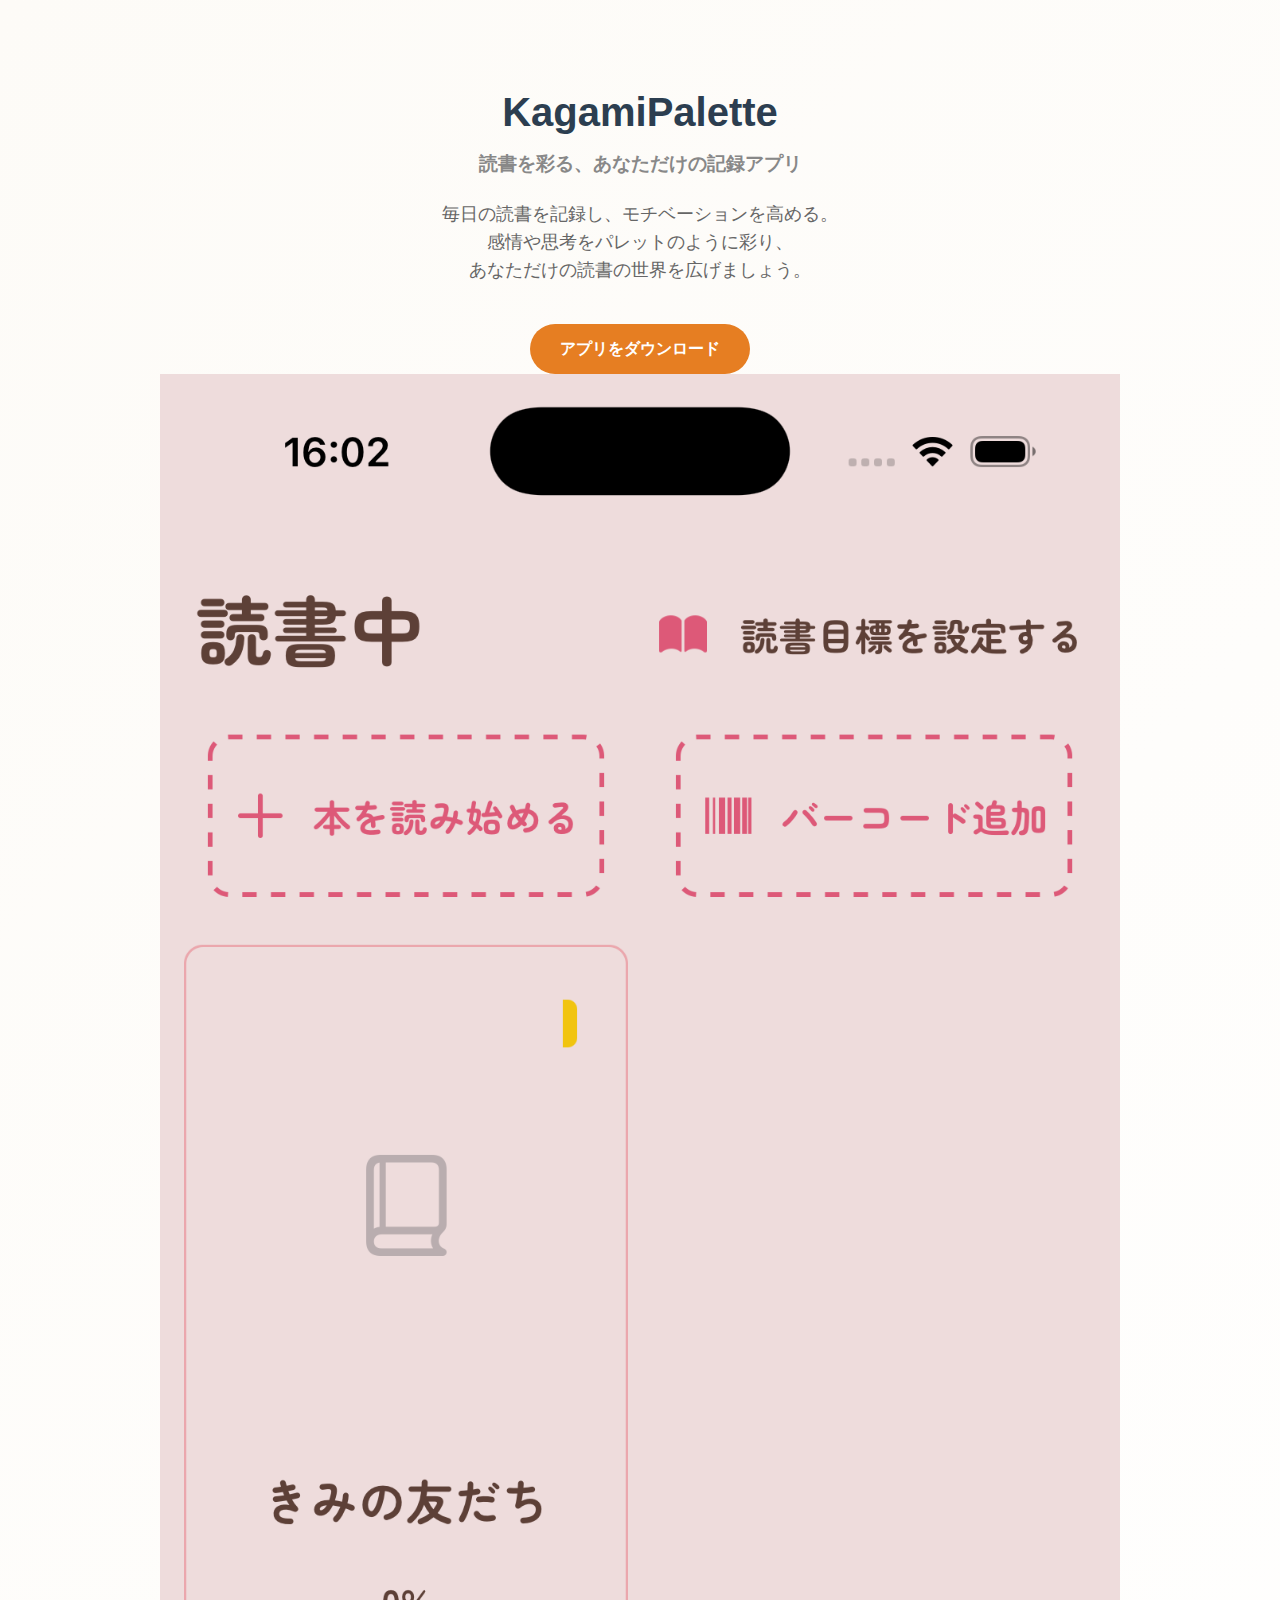
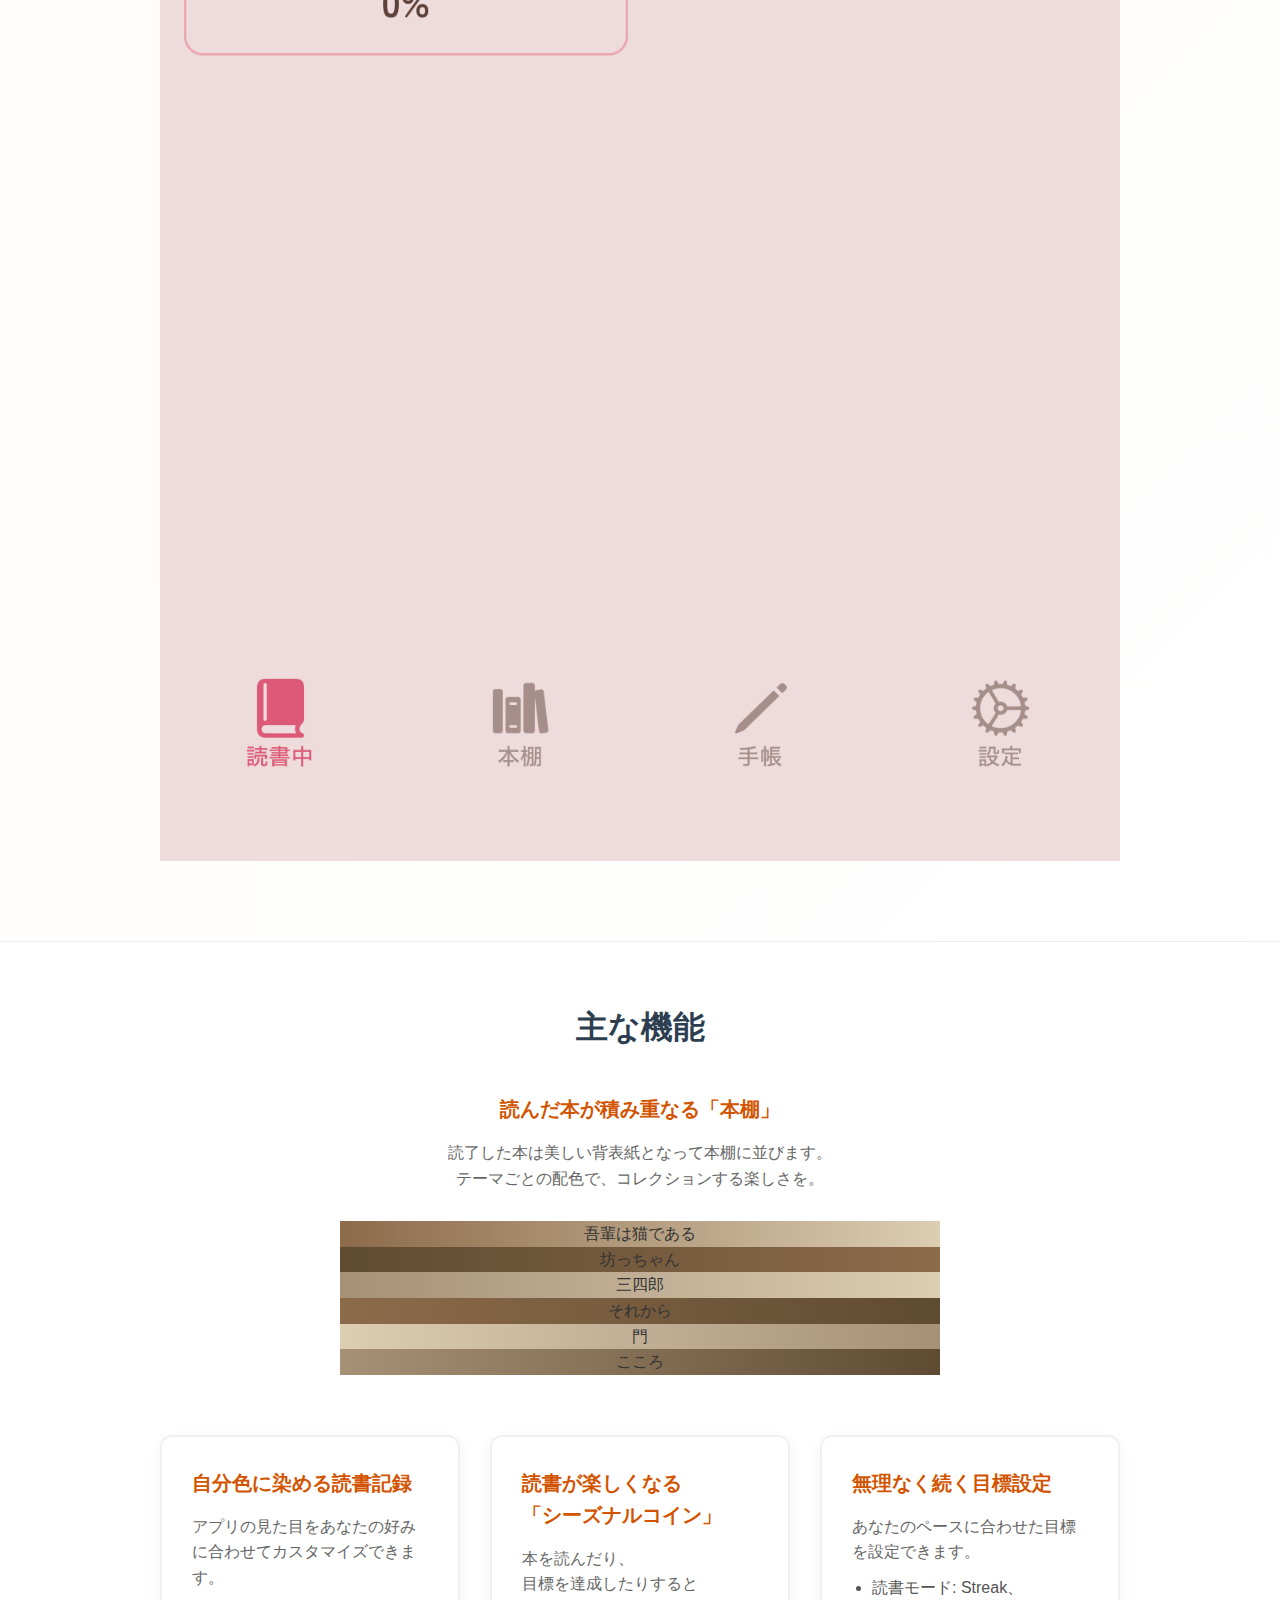
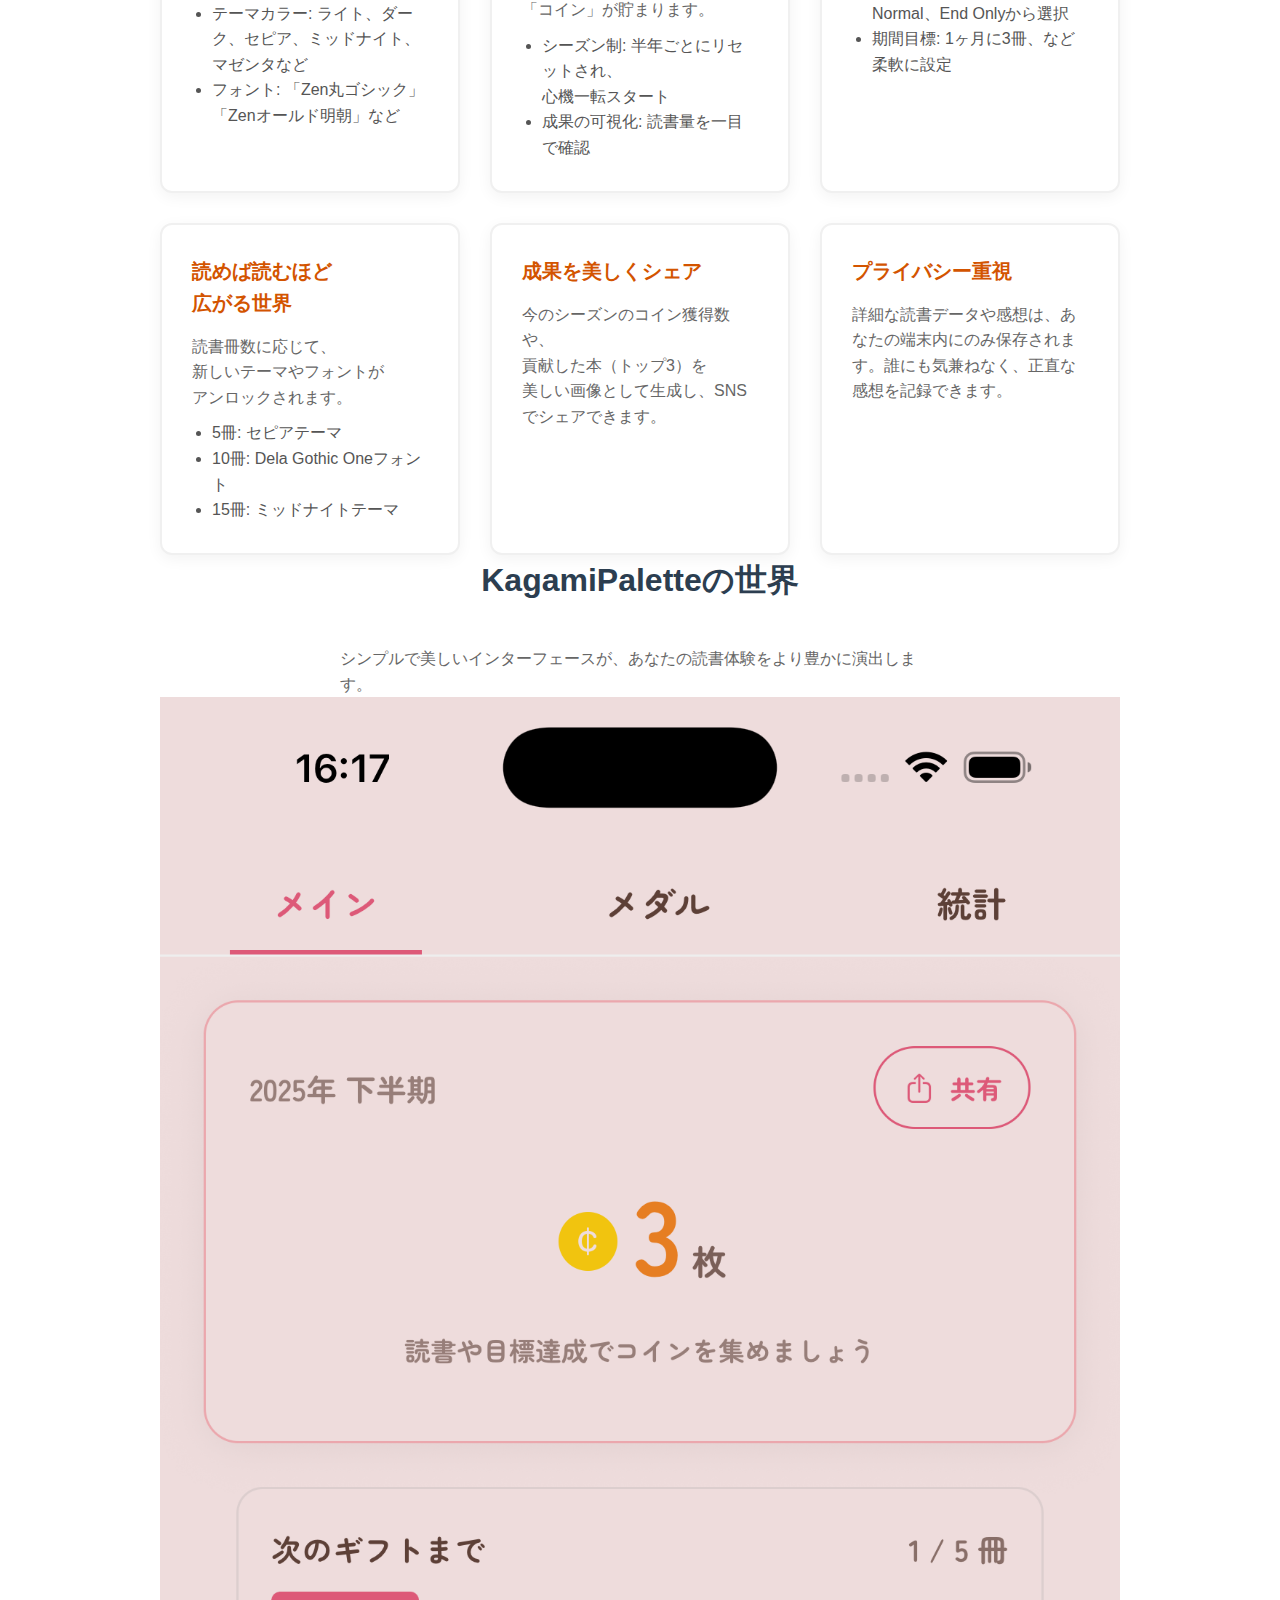
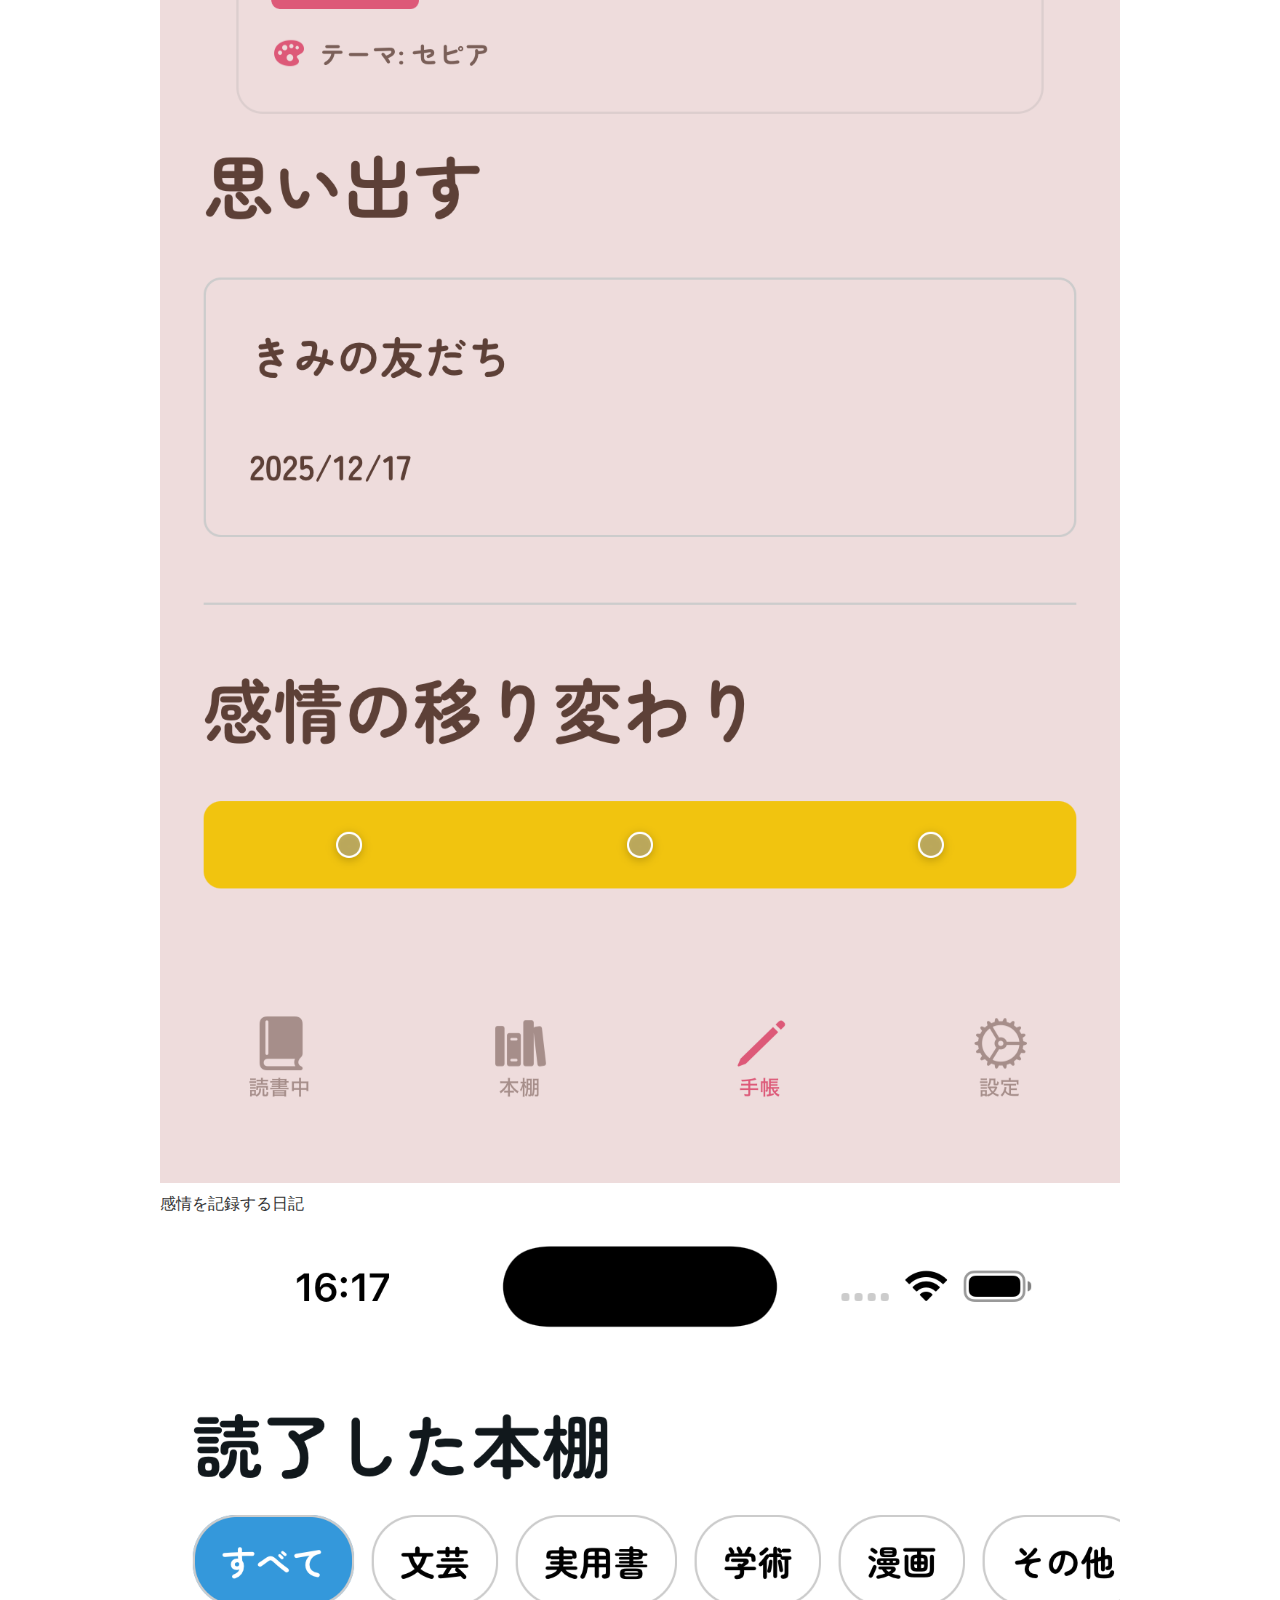
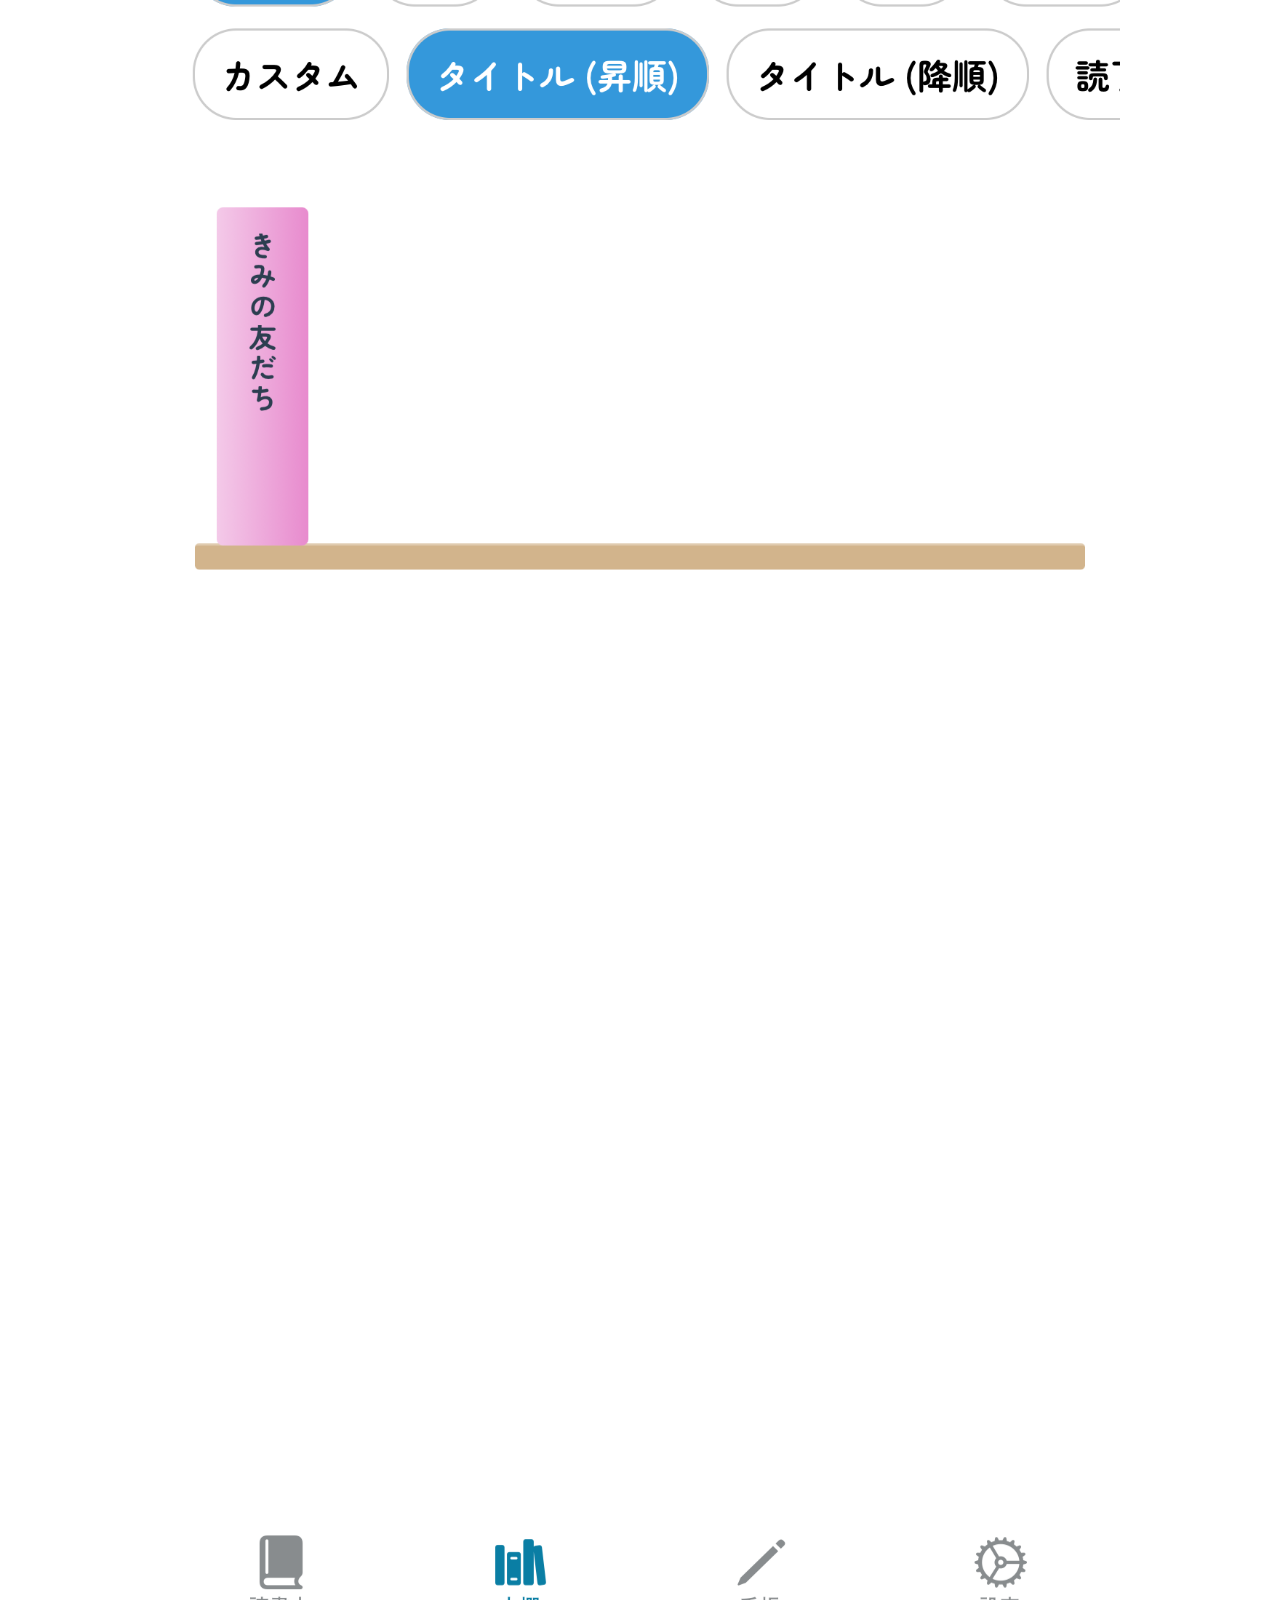
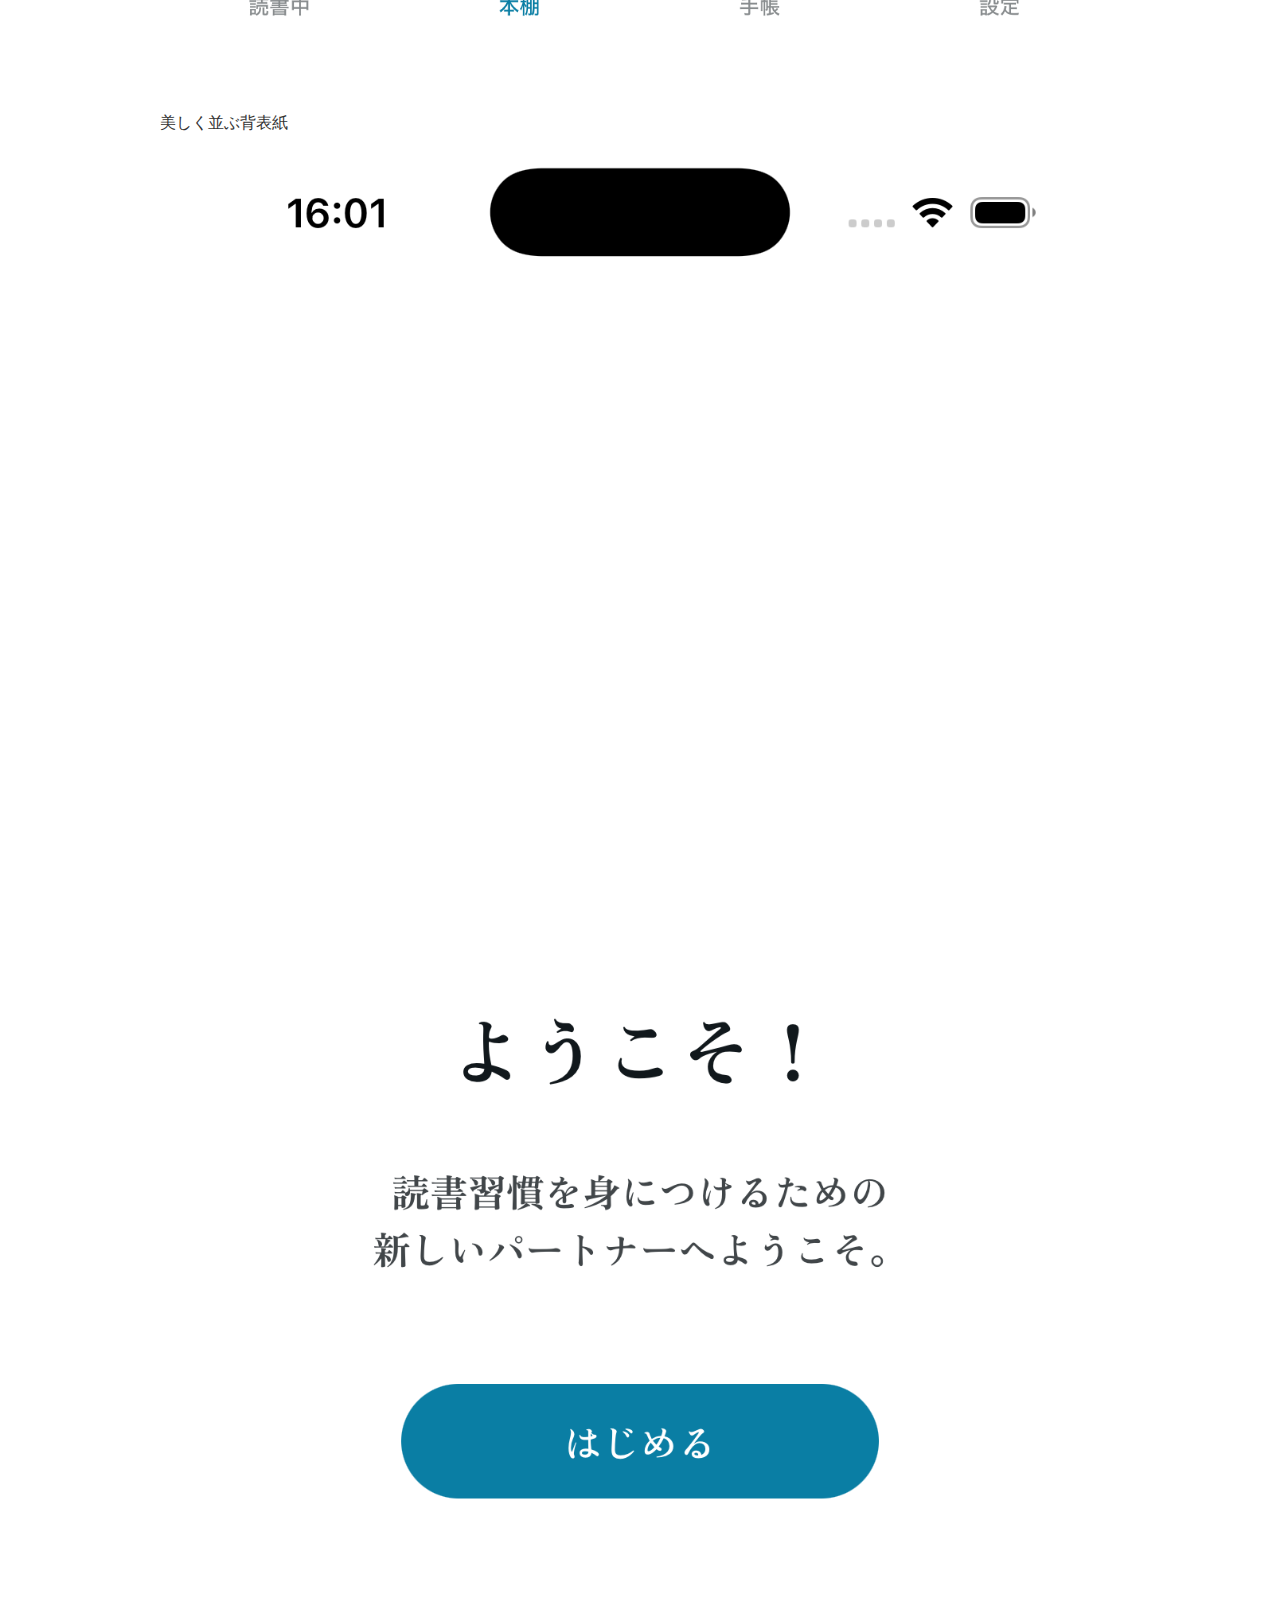
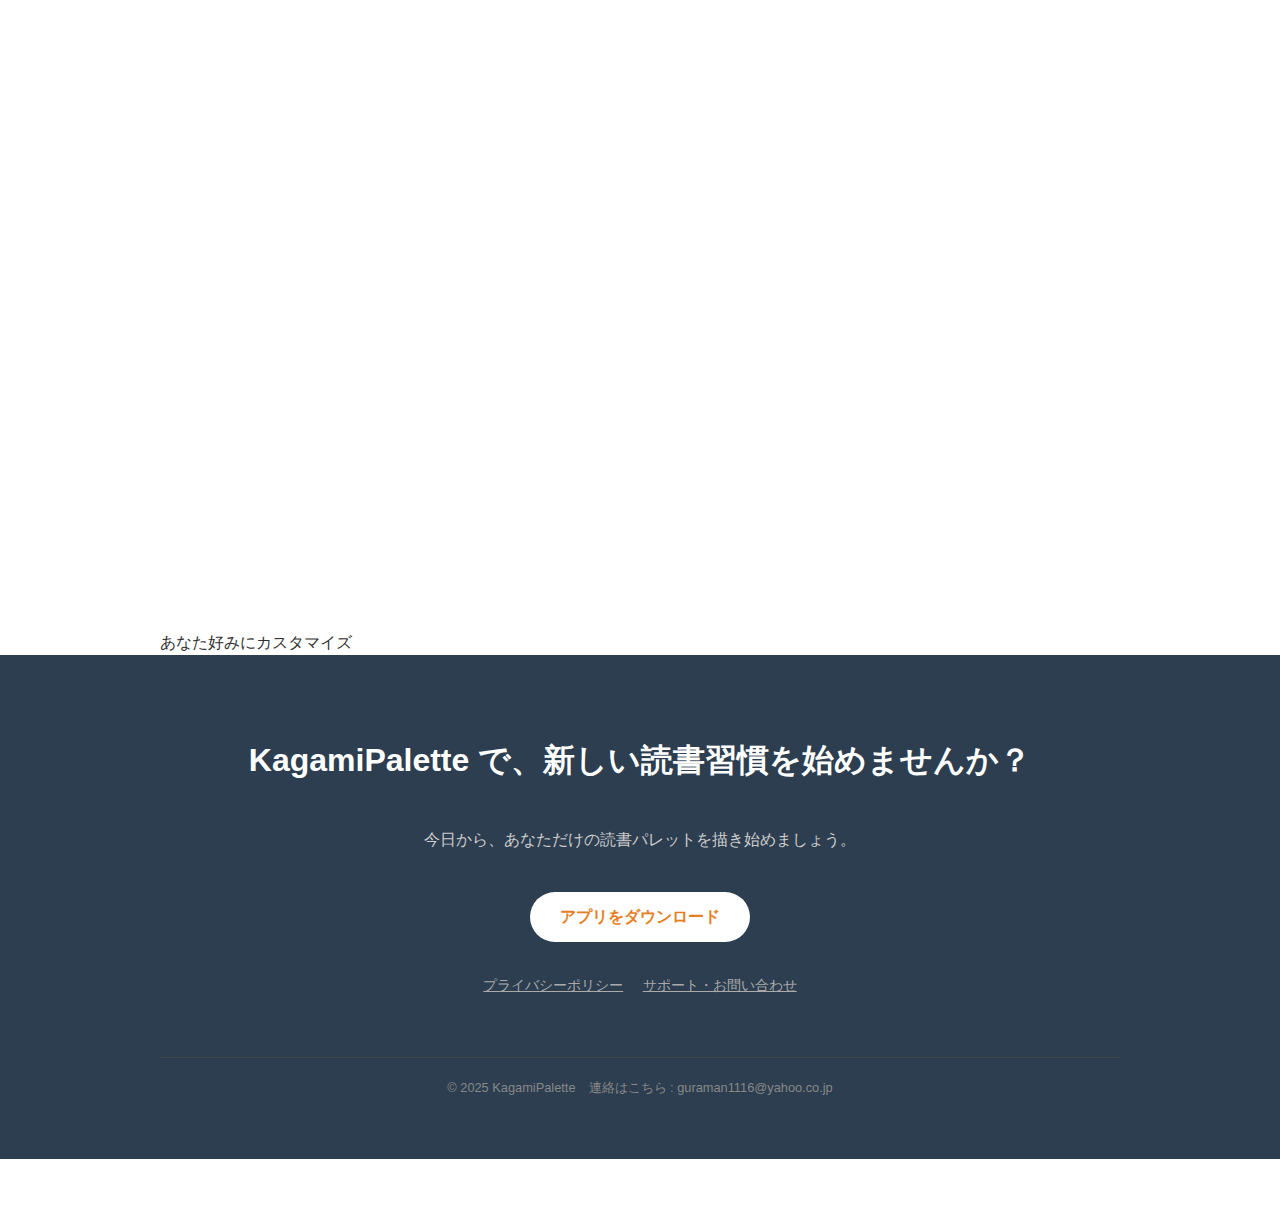
<file: index.html>
<!DOCTYPE html>
<html lang="ja">

<head>
    <meta charset="UTF-8">
    <meta name="viewport" content="width=device-width, initial-scale=1.0">
    <title>KagamiPalette - 読書を彩る、あなただけの記録アプリ</title>
    <meta name="description" content="KagamiPaletteは、毎日の読書を記録し、モチベーションを高めるためのシンプルで美しい読書管理アプリです。読書体験を自分色に彩りましょう。">
    <meta name="keywords" content="読書記録, 読書管理, アプリ, KagamiPalette, 読書習慣">
    <meta property="og:title" content="KagamiPalette - 読書を彩る、あなただけの記録アプリ">
    <meta property="og:description" content="毎日の読書を記録し、モチベーションを高めるためのシンプルで美しい読書管理アプリ。">
    <meta property="og:type" content="website">
    <meta property="og:url" content="https://guraman.github.io/">
    <meta property="og:image" content="https://guraman.github.io/assets/ogp.png">
    <link rel="stylesheet" href="style.css?v=1.0.1">
    <link rel="stylesheet" href="https://cdnjs.cloudflare.com/ajax/libs/font-awesome/6.4.0/css/all.min.css">
    <link rel="preconnect" href="https://fonts.googleapis.com">
    <link rel="preconnect" href="https://fonts.gstatic.com" crossorigin>
    <link
        href="https://fonts.googleapis.com/css2?family=Zen+Maru+Gothic:wght@400;700&family=Zen+Old+Mincho:wght@400;700&display=swap"
        rel="stylesheet">
    <link rel="icon" href="icon.png" type="image/png">
    <link rel="apple-touch-icon" href="icon.png">
</head>

<body>

    <header class="hero">
        <div class="container">
            <div class="hero-text">
                <h1>KagamiPalette</h1>
                <p class="tagline">読書を彩る、あなただけの記録アプリ</p>
                <p class="description">
                    毎日の読書を記録し、モチベーションを高める。<br>
                    感情や思考をパレットのように彩り、<br>
                    あなただけの読書の世界を広げましょう。
                </p>
                <a href="download.html" class="btn-download">アプリをダウンロード</a>
            </div>

            <div class="hero-visual">
                <div class="phone-mockup">
                    <img src="screenshots/index-magenta.png" alt="KagamiPalette App Screen" class="phone-screen-img"
                        style="width: 100%; height: auto; display: block;">
                </div>
            </div>
        </div>
    </header>

    <section class="features">
        <div class="container">
            <h2>主な機能</h2>

            <!-- Bookshelf Preview Section -->
            <div style="margin-bottom: 60px; text-align: center;">
                <h3>読んだ本が積み重なる「本棚」</h3>
                <p style="margin-bottom: 30px; color: #666;">読了した本は美しい背表紙となって本棚に並びます。<br>テーマごとの配色で、コレクションする楽しさを。</p>

                <div class="bookshelf-row"
                    style="max-width: 600px; margin: 0 auto 40px; justify-content: center; background: #fffcf5;">
                    <!-- Mock Books -->
                    <div class="book-spine" style="background: linear-gradient(to right, #8c6b4a, #dccdb3);">吾輩は猫である
                    </div>
                    <div class="book-spine" style="background: linear-gradient(to right, #5f4b32, #8c6b4a);">坊っちゃん</div>
                    <div class="book-spine" style="background: linear-gradient(to right, #a69076, #dccdb3);">三四郎</div>
                    <div class="book-spine" style="background: linear-gradient(to right, #8c6b4a, #5f4b32);">それから</div>
                    <div class="book-spine" style="background: linear-gradient(to right, #dccdb3, #a69076);">門</div>
                    <div class="book-spine" style="background: linear-gradient(to right, #a69076, #5f4b32);">こころ</div>
                </div>
            </div>

            <div class="feature-grid">
                <div class="feature-card">
                    <h3>自分色に染める読書記録</h3>
                    <p>アプリの見た目をあなたの好みに合わせてカスタマイズできます。</p>
                    <ul>
                        <li>テーマカラー: ライト、ダーク、セピア、ミッドナイト、マゼンタなど</li>
                        <li>フォント: 「Zen丸ゴシック」「Zenオールド明朝」など</li>
                    </ul>
                </div>

                <div class="feature-card">
                    <h3>読書が楽しくなる<br>「シーズナルコイン」</h3>
                    <p>本を読んだり、<br>目標を達成したりすると<br>「コイン」が貯まります。</p>
                    <ul>
                        <li>シーズン制: 半年ごとにリセットされ、<br>心機一転スタート</li>
                        <li>成果の可視化: 読書量を一目で確認</li>
                    </ul>
                </div>

                <div class="feature-card">
                    <h3>無理なく続く目標設定</h3>
                    <p>あなたのペースに合わせた目標を設定できます。</p>
                    <ul>
                        <li>読書モード: Streak、Normal、End Onlyから選択</li>
                        <li>期間目標: 1ヶ月に3冊、など柔軟に設定</li>
                    </ul>
                </div>

                <div class="feature-card">
                    <h3>読めば読むほど<br>広がる世界</h3>
                    <p>読書冊数に応じて、<br>新しいテーマやフォントが<br>アンロックされます。</p>
                    <ul>
                        <li>5冊: セピアテーマ</li>
                        <li>10冊: Dela Gothic Oneフォント</li>
                        <li>15冊: ミッドナイトテーマ</li>
                    </ul>
                </div>

                <div class="feature-card">
                    <h3>成果を美しくシェア</h3>
                    <p>今のシーズンのコイン獲得数や、<br>貢献した本（トップ3）を<br>美しい画像として生成し、SNSでシェアできます。</p>
                </div>

                <div class="feature-card">
                    <h3>プライバシー重視</h3>
                    <p>詳細な読書データや感想は、あなたの端末内にのみ保存されます。誰にも気兼ねなく、正直な感想を記録できます。</p>
                </div>
            </div>
        </div>
        </main>

        <main class="gallery-section">
            <div class="container">
                <h2>KagamiPaletteの世界</h2>
                <p style="color: #666; max-width: 600px; margin: 0 auto;">
                    シンプルで美しいインターフェースが、あなたの読書体験をより豊かに演出します。
                </p>

                <div class="gallery-grid">
                    <div class="gallery-item">
                        <img src="screenshots/diary-magenta.png" alt="読書日記" style="max-width: 100%; height: auto;">
                        <div class="gallery-caption">感情を記録する日記</div>
                    </div>
                    <div class="gallery-item">
                        <img src="screenshots/bookspine.png" alt="本棚" style="max-width: 100%; height: auto;">
                        <div class="gallery-caption">美しく並ぶ背表紙</div>
                    </div>
                    <div class="gallery-item">
                        <img src="screenshots/tutorial.png" alt="チュートリアル" style="max-width: 100%; height: auto;">
                        <div class="gallery-caption">あなた好みにカスタマイズ</div>
                    </div>
                </div>
            </div>
        </main>
        <footer class="cta">
            <div class="container">
                <h2>KagamiPalette で、新しい読書習慣を始めませんか？</h2>
                <p>今日から、あなただけの読書パレットを描き始めましょう。</p>
                <a href="download.html" class="btn-download secondary">アプリをダウンロード</a>
                <div style="margin-top: 30px;">
                    <a href="privacy-policy.html"
                        style="color: #aaa; font-size: 0.9rem; text-decoration: underline; margin-right: 15px;">プライバシーポリシー</a>
                    <a href="support.html"
                        style="color: #aaa; font-size: 0.9rem; text-decoration: underline;">サポート・お問い合わせ</a>
                </div>
                <p class="copyright">&copy; 2025 KagamiPalette　連絡はこちら : guraman1116@yahoo.co.jp</p>
            </div>
        </footer>



</body>

</html>
</file>
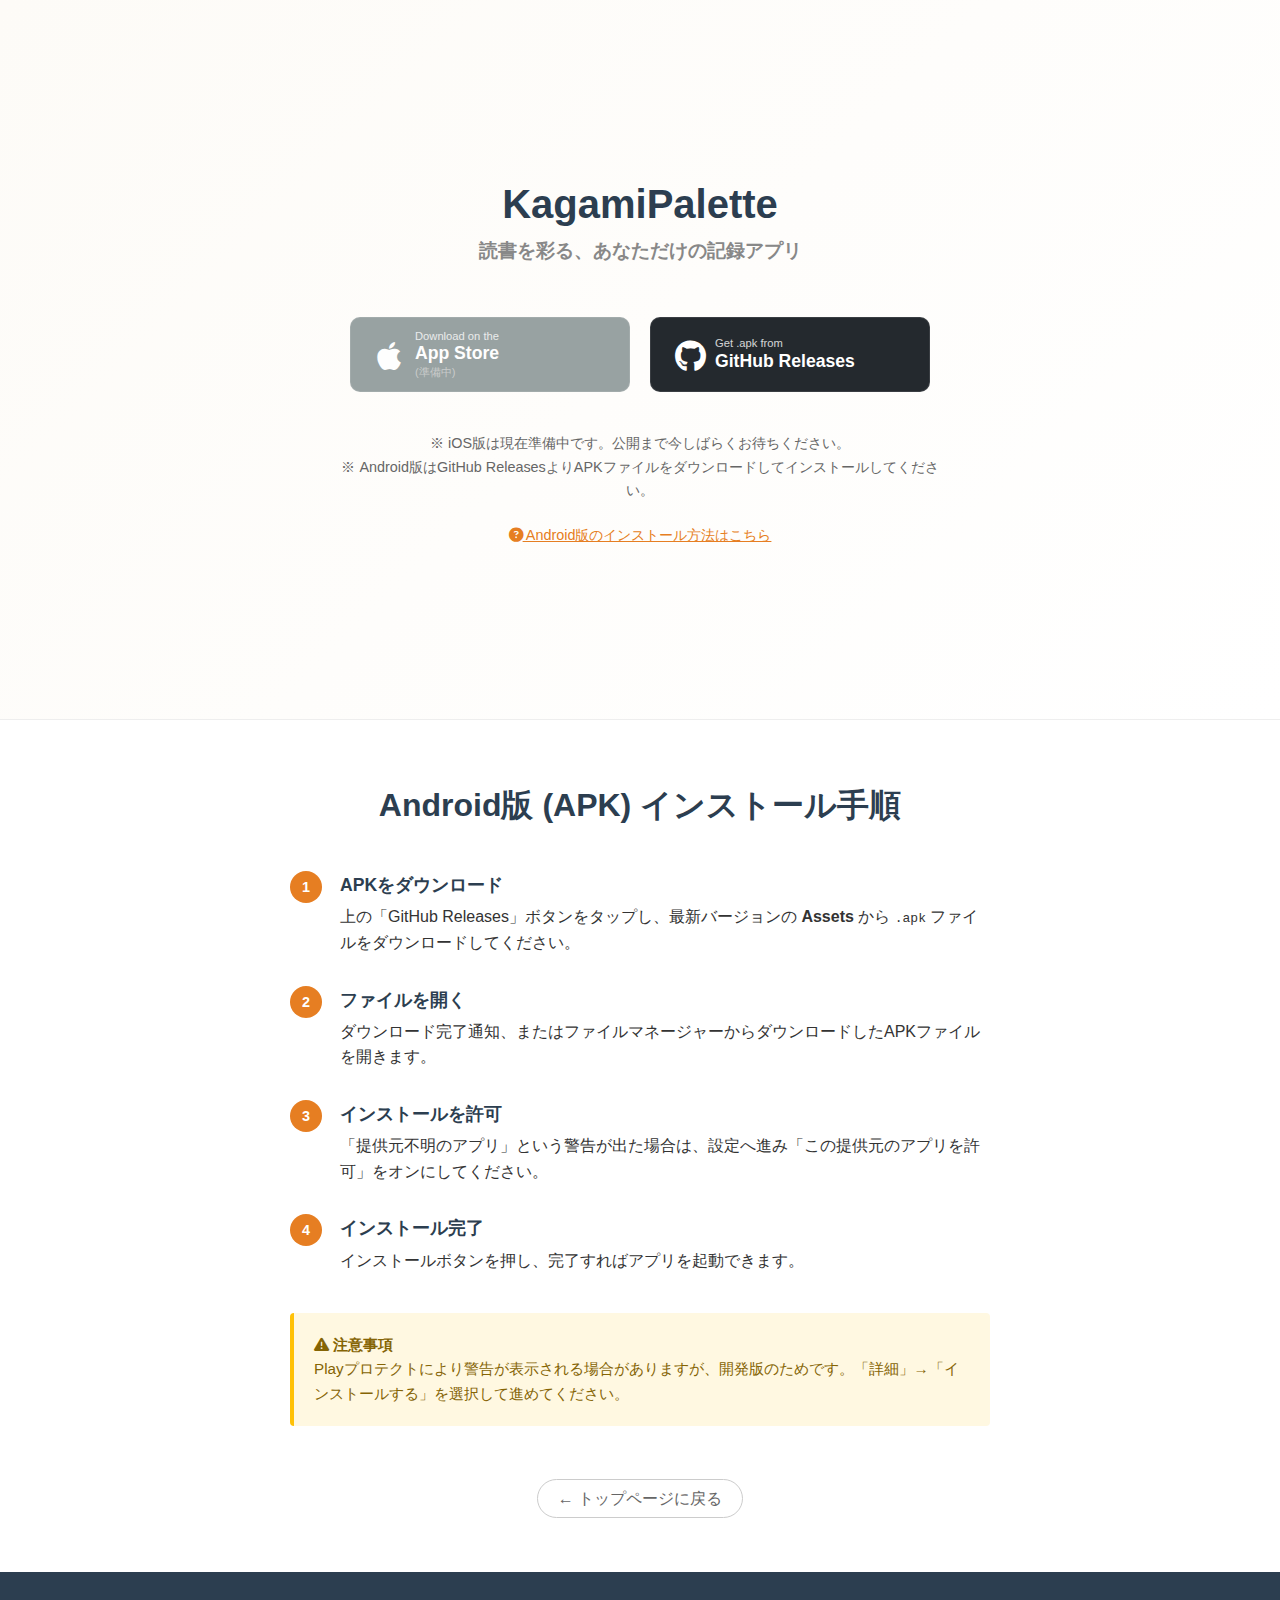
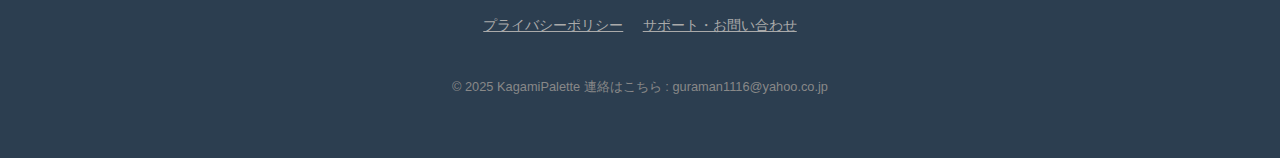
<file: download.html>
<!DOCTYPE html>
<html lang="ja">

<head>
    <meta charset="UTF-8">
    <meta name="viewport" content="width=device-width, initial-scale=1.0">
    <title>ダウンロード - KagamiPalette</title>
    <link rel="stylesheet" href="style.css?v=1.0.1">
    <link rel="stylesheet" href="https://cdnjs.cloudflare.com/ajax/libs/font-awesome/6.4.0/css/all.min.css">
    <link rel="icon" href="icon.png" type="image/png">
    <link rel="apple-touch-icon" href="icon.png">
</head>

<body>

    <header class="hero" style="min-height: 80vh; display: flex; align-items: center;">
        <div class="container" style="flex-direction: column;">
            <h1 style="margin-bottom: 10px;">KagamiPalette</h1>
            <p class="tagline">読書を彩る、あなただけの記録アプリ</p>

            <div class="download-options">
                <!-- iOS / App Store -->
                <a href="#" class="btn-store btn-ios disabled" aria-disabled="true">
                    <i class="fab fa-apple fa-3x store-icon" style="font-size: 2em;"></i>
                    <div class="store-text">
                        <span class="store-text-small">Download on the</span>
                        <span class="store-text-large">App Store</span>
                        <span class="store-text-small" style="margin-top: 2px; color: #ccc;">(準備中)</span>
                    </div>
                </a>

                <!-- Android / GitHub -->
                <a href="https://github.com/guraman1116/kgm-palette-mobile/releases" target="_blank"
                    class="btn-store btn-apk">
                    <i class="fab fa-github fa-3x store-icon" style="font-size: 2em;"></i>
                    <div class="store-text">
                        <span class="store-text-small">Get .apk from</span>
                        <span class="store-text-large">GitHub Releases</span>
                    </div>
                </a>
            </div>

            <p class="description" style="margin-top: 40px; font-size: 0.9rem;">
                ※ iOS版は現在準備中です。公開まで今しばらくお待ちください。<br>
                ※ Android版はGitHub ReleasesよりAPKファイルをダウンロードしてインストールしてください。
            </p>

            <div style="margin-top: 20px;">
                <a href="#install-guide" style="color: #e67e22; text-decoration: underline; font-size: 0.9rem;">
                    <i class="fas fa-question-circle"></i> Android版のインストール方法はこちら
                </a>
            </div>
        </div>
    </header>

    <main class="install-guide" id="install-guide">
        <div class="container">
            <h2>Android版 (APK) インストール手順</h2>

            <ol class="step-list">
                <li class="step-item">
                    <span class="step-title">APKをダウンロード</span>
                    <p>上の「GitHub Releases」ボタンをタップし、最新バージョンの <strong>Assets</strong> から <code>.apk</code>
                        ファイルをダウンロードしてください。</p>
                </li>
                <li class="step-item">
                    <span class="step-title">ファイルを開く</span>
                    <p>ダウンロード完了通知、またはファイルマネージャーからダウンロードしたAPKファイルを開きます。</p>
                </li>
                <li class="step-item">
                    <span class="step-title">インストールを許可</span>
                    <p>「提供元不明のアプリ」という警告が出た場合は、設定へ進み「この提供元のアプリを許可」をオンにしてください。</p>
                </li>
                <li class="step-item">
                    <span class="step-title">インストール完了</span>
                    <p>インストールボタンを押し、完了すればアプリを起動できます。</p>
                </li>
            </ol>

            <div class="note-box">
                <strong><i class="fas fa-exclamation-triangle"></i> 注意事項</strong><br>
                Playプロテクトにより警告が表示される場合がありますが、開発版のためです。「詳細」→「インストールする」を選択して進めてください。
            </div>

            <div style="text-align: center; margin-top: 60px;">
                <a href="index.html"
                    style="color: #666; text-decoration: none; border: 1px solid #ccc; padding: 10px 20px; border-radius: 20px; transition: background 0.3s;">
                    &larr; トップページに戻る
                </a>
            </div>
        </div>
    </main>

    <footer class="cta" style="padding: 40px 0;">
        <div class="container">
            <div style="margin-bottom: 20px;">
                <a href="privacy-policy.html"
                    style="color: #aaa; font-size: 0.9rem; text-decoration: underline; margin-right: 15px;">プライバシーポリシー</a>
                <a href="support.html"
                    style="color: #aaa; font-size: 0.9rem; text-decoration: underline;">サポート・お問い合わせ</a>
            </div>
            <p class="copyright" style="margin-top: 0; border: none;">&copy; 2025 KagamiPalette 連絡はこちら :
                guraman1116@yahoo.co.jp</p>
        </div>
    </footer>

    <script>
        document.addEventListener('DOMContentLoaded', function () {
            const repoOwner = 'guraman1116';
            const repoName = 'guraman.github.io';
            const tag = 'KagamiPalette'; // User specified tag
            const apiUrl = `https://api.github.com/repos/${repoOwner}/${repoName}/releases/tags/${tag}`;
            const btnApk = document.querySelector('.btn-apk');
            const storeTextLarge = btnApk.querySelector('.store-text-large');
            const storeTextSmall = btnApk.querySelector('.store-text-small');

            fetch(apiUrl)
                .then(response => {
                    if (!response.ok) throw new Error('Network response was not ok');
                    return response.json();
                })
                .then(data => {
                    const apkAsset = data.assets.find(asset => asset.name.endsWith('.apk'));
                    if (apkAsset) {
                        btnApk.href = apkAsset.browser_download_url;
                        // Update text to show version or file size if available, 
                        // or just keep "GitHub Releases" but maybe append version?
                        // For now, let's keep "GitHub Releases" as the main text 
                        // but maybe update the small text to indicate it's found.
                        storeTextLarge.textContent = `Download APK`;
                        // e.g. "v1.0.0 (25MB)"
                        const sizeMB = (apkAsset.size / (1024 * 1024)).toFixed(1);
                        storeTextSmall.textContent = `${data.name || data.tag_name} (${sizeMB} MB)`;
                    }
                })
                .catch(error => {
                    console.error('Error fetching release:', error);
                    // Fallback is already the releases page, so no action needed.
                });
        });
    </script>
</body>

</html>
</file>
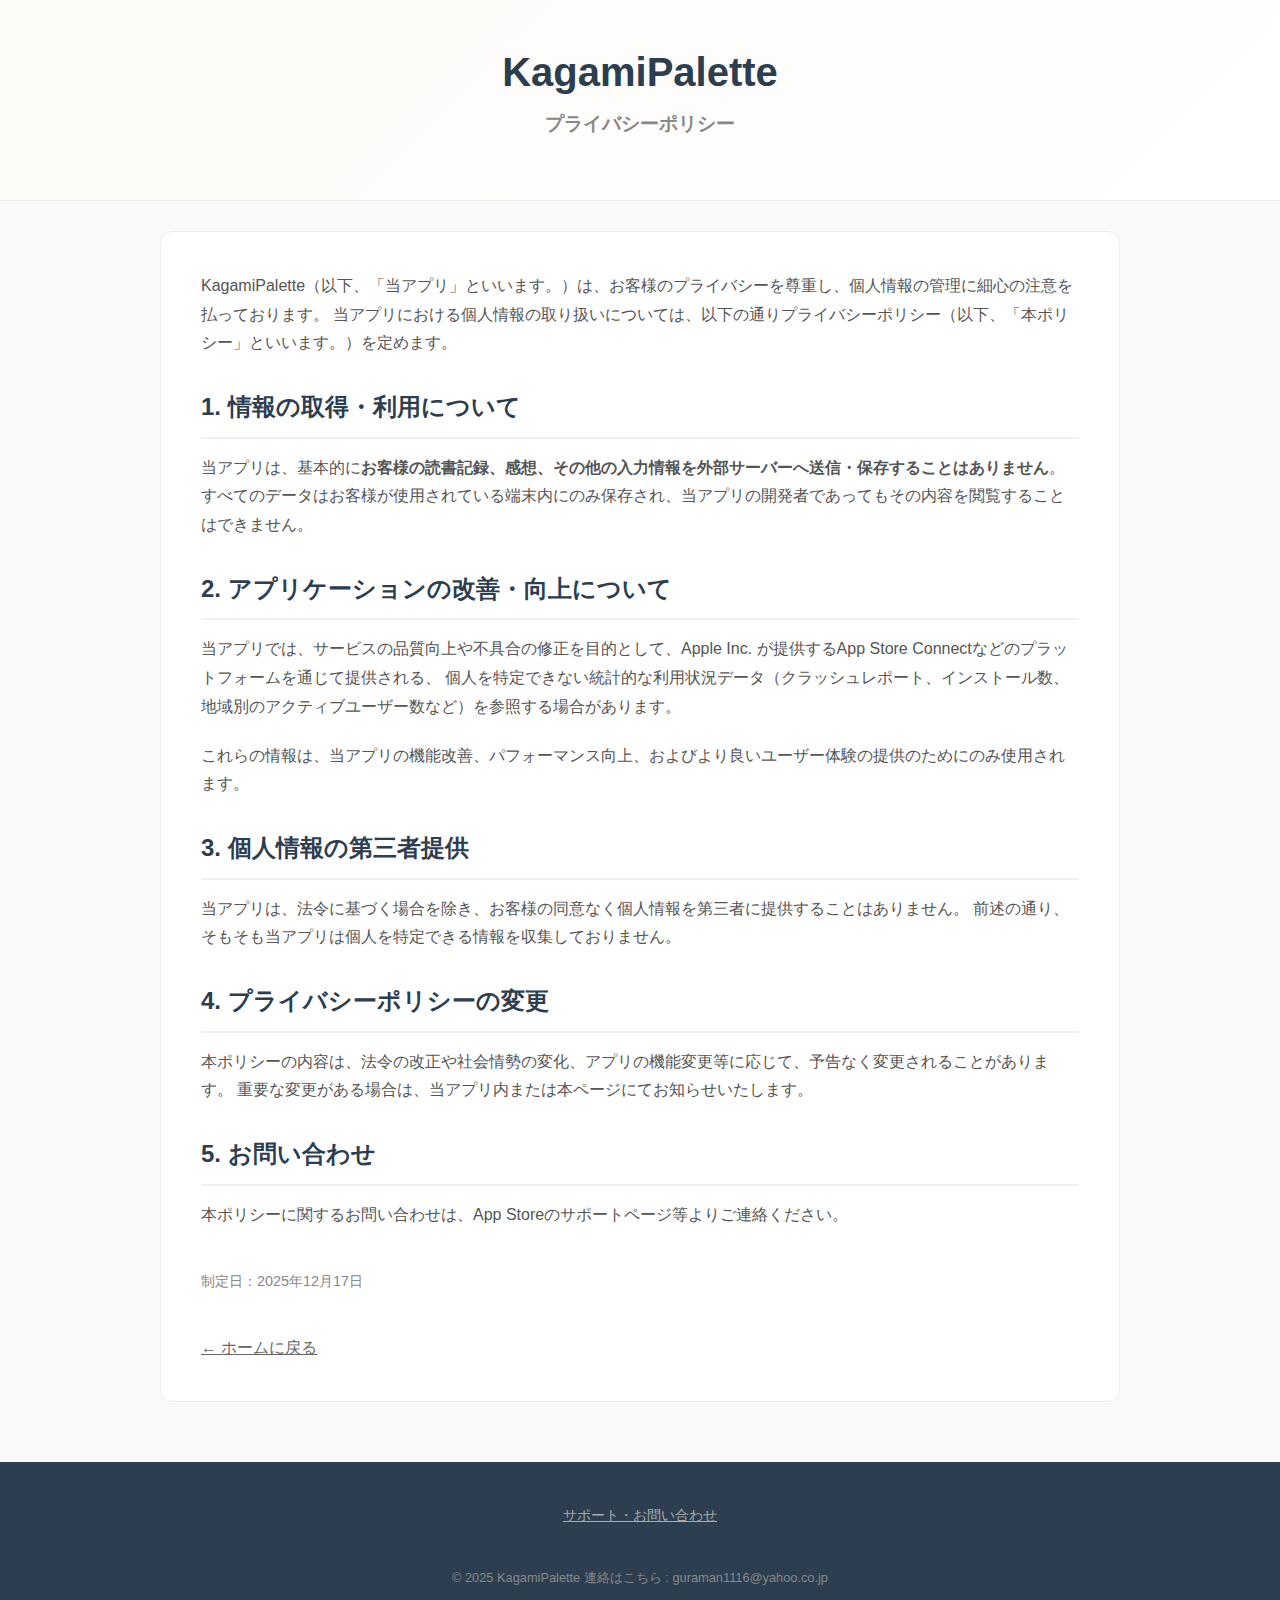
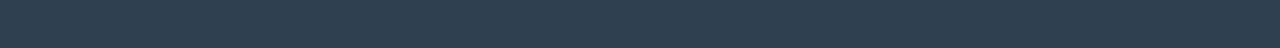
<file: privacy-policy.html>
<!DOCTYPE html>
<html lang="ja">

<head>
    <meta charset="UTF-8">
    <meta name="viewport" content="width=device-width, initial-scale=1.0">
    <title>プライバシーポリシー - KagamiPalette</title>
    <link rel="stylesheet" href="style.css">
    <style>
        /* Specific styles for privacy policy */
        .policy-content {
            background: #fff;
            padding: 40px;
            border-radius: 12px;
            border: 1px solid #eee;
            margin-top: 30px;
            margin-bottom: 60px;
        }

        .policy-content h2 {
            text-align: left;
            font-size: 1.5rem;
            margin-top: 30px;
            margin-bottom: 15px;
            border-bottom: 2px solid #f0f0f0;
            padding-bottom: 10px;
        }

        .policy-content p {
            margin-bottom: 20px;
            line-height: 1.8;
            color: #555;
        }

        .back-link {
            display: inline-block;
            margin-top: 20px;
            color: #666;
            text-decoration: underline;
        }
    </style>
    <link rel="icon" href="icon.png" type="image/png">
    <link rel="apple-touch-icon" href="icon.png">
</head>

<body>

    <header class="hero" style="padding: 40px 0;">
        <div class="container">
            <h1>KagamiPalette</h1>
            <p class="tagline">プライバシーポリシー</p>
        </div>
    </header>

    <main class="container">
        <div class="policy-content">
            <p>
                KagamiPalette（以下、「当アプリ」といいます。）は、お客様のプライバシーを尊重し、個人情報の管理に細心の注意を払っております。
                当アプリにおける個人情報の取り扱いについては、以下の通りプライバシーポリシー（以下、「本ポリシー」といいます。）を定めます。
            </p>

            <h2>1. 情報の取得・利用について</h2>
            <p>
                当アプリは、基本的に<strong>お客様の読書記録、感想、その他の入力情報を外部サーバーへ送信・保存することはありません</strong>。
                すべてのデータはお客様が使用されている端末内にのみ保存され、当アプリの開発者であってもその内容を閲覧することはできません。
            </p>

            <h2>2. アプリケーションの改善・向上について</h2>
            <p>
                当アプリでは、サービスの品質向上や不具合の修正を目的として、Apple Inc. が提供するApp Store Connectなどのプラットフォームを通じて提供される、
                個人を特定できない統計的な利用状況データ（クラッシュレポート、インストール数、地域別のアクティブユーザー数など）を参照する場合があります。
            </p>
            <p>
                これらの情報は、当アプリの機能改善、パフォーマンス向上、およびより良いユーザー体験の提供のためにのみ使用されます。
            </p>

            <h2>3. 個人情報の第三者提供</h2>
            <p>
                当アプリは、法令に基づく場合を除き、お客様の同意なく個人情報を第三者に提供することはありません。
                前述の通り、そもそも当アプリは個人を特定できる情報を収集しておりません。
            </p>

            <h2>4. プライバシーポリシーの変更</h2>
            <p>
                本ポリシーの内容は、法令の改正や社会情勢の変化、アプリの機能変更等に応じて、予告なく変更されることがあります。
                重要な変更がある場合は、当アプリ内または本ページにてお知らせいたします。
            </p>

            <h2>5. お問い合わせ</h2>
            <p>
                本ポリシーに関するお問い合わせは、App Storeのサポートページ等よりご連絡ください。
            </p>

            <p style="margin-top: 40px; font-size: 0.9rem; color: #888;">
                制定日：2025年12月17日
            </p>

            <a href="index.html" class="back-link">← ホームに戻る</a>
        </div>
    </main>

    <footer class="cta" style="padding: 40px 0;">
        <div class="container">
            <div style="margin-bottom: 20px; text-align: center;">
                <a href="support.html"
                    style="color: #aaa; font-size: 0.9rem; text-decoration: underline;">サポート・お問い合わせ</a>
            </div>
            <p class="copyright" style="border-top: none; margin-top: 0;">&copy; 2025 KagamiPalette 連絡はこちら :
                guraman1116@yahoo.co.jp</p>
        </div>
    </footer>

</body>

</html>
</file>
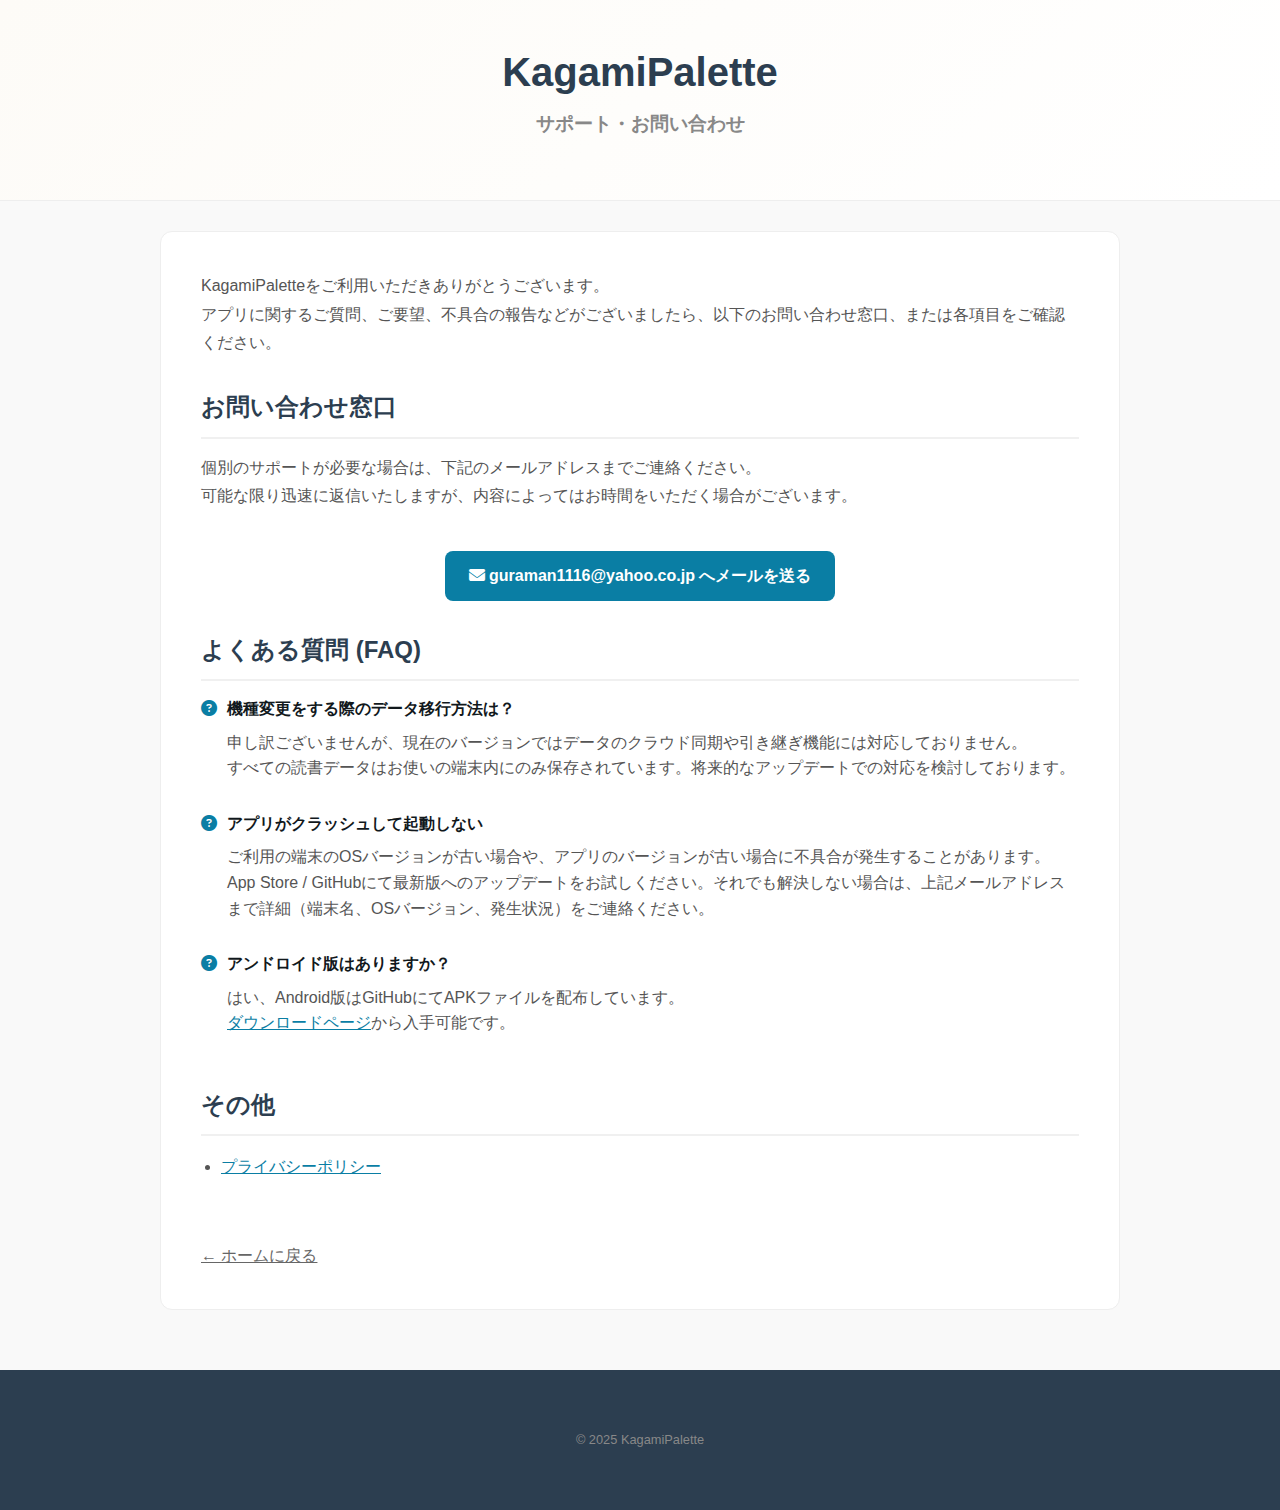
<file: support.html>
<!DOCTYPE html>
<html lang="ja">

<head>
    <meta charset="UTF-8">
    <meta name="viewport" content="width=device-width, initial-scale=1.0">
    <title>サポート - KagamiPalette</title>
    <link rel="stylesheet" href="style.css?v=1.0.1">
    <link rel="stylesheet" href="https://cdnjs.cloudflare.com/ajax/libs/font-awesome/6.4.0/css/all.min.css">
    <link rel="icon" href="icon.png" type="image/png">
    <link rel="apple-touch-icon" href="icon.png">
    <style>
        /* Reusing privacy policy styles for consistency */
        .content-box {
            background: #fff;
            padding: 40px;
            border-radius: 12px;
            border: 1px solid #eee;
            margin-top: 30px;
            margin-bottom: 60px;
        }

        .content-box h2 {
            text-align: left;
            font-size: 1.5rem;
            margin-top: 30px;
            margin-bottom: 15px;
            border-bottom: 2px solid #f0f0f0;
            padding-bottom: 10px;
        }

        .content-box p {
            margin-bottom: 20px;
            line-height: 1.8;
            color: #555;
        }

        .faq-item {
            margin-bottom: 30px;
        }

        .faq-question {
            font-weight: bold;
            color: #11181C;
            margin-bottom: 8px;
            display: flex;
            align-items: flex-start;
        }

        .faq-question i {
            color: #0a7ea4;
            margin-right: 10px;
            margin-top: 4px;
        }

        .faq-answer {
            margin-left: 26px;
            color: #555;
        }

        .back-link {
            display: inline-block;
            margin-top: 20px;
            color: #666;
            text-decoration: underline;
        }

        .contact-btn {
            display: inline-block;
            background-color: #0a7ea4;
            color: white;
            padding: 12px 24px;
            border-radius: 8px;
            text-decoration: none;
            font-weight: bold;
            margin-top: 10px;
            transition: background-color 0.2s;
        }

        .contact-btn:hover {
            background-color: #006488;
        }
    </style>
</head>

<body>

    <header class="hero" style="padding: 40px 0;">
        <div class="container">
            <h1>KagamiPalette</h1>
            <p class="tagline">サポート・お問い合わせ</p>
        </div>
    </header>

    <main class="container">
        <div class="content-box">
            <p>
                KagamiPaletteをご利用いただきありがとうございます。<br>
                アプリに関するご質問、ご要望、不具合の報告などがございましたら、以下のお問い合わせ窓口、または各項目をご確認ください。
            </p>

            <h2>お問い合わせ窓口</h2>
            <p>
                個別のサポートが必要な場合は、下記のメールアドレスまでご連絡ください。<br>
                可能な限り迅速に返信いたしますが、内容によってはお時間をいただく場合がございます。
            </p>
            <div style="text-align: center; margin: 30px 0;">
                <a href="mailto:guraman1116@yahoo.co.jp" class="contact-btn">
                    <i class="fas fa-envelope"></i> guraman1116@yahoo.co.jp へメールを送る
                </a>
            </div>

            <h2>よくある質問 (FAQ)</h2>

            <div class="faq-item">
                <div class="faq-question">
                    <i class="fas fa-question-circle"></i>
                    <div>機種変更をする際のデータ移行方法は？</div>
                </div>
                <div class="faq-answer">
                    申し訳ございませんが、現在のバージョンではデータのクラウド同期や引き継ぎ機能には対応しておりません。<br>
                    すべての読書データはお使いの端末内にのみ保存されています。将来的なアップデートでの対応を検討しております。
                </div>
            </div>

            <div class="faq-item">
                <div class="faq-question">
                    <i class="fas fa-question-circle"></i>
                    <div>アプリがクラッシュして起動しない</div>
                </div>
                <div class="faq-answer">
                    ご利用の端末のOSバージョンが古い場合や、アプリのバージョンが古い場合に不具合が発生することがあります。<br>
                    App Store / GitHubにて最新版へのアップデートをお試しください。それでも解決しない場合は、上記メールアドレスまで詳細（端末名、OSバージョン、発生状況）をご連絡ください。
                </div>
            </div>

            <div class="faq-item">
                <div class="faq-question">
                    <i class="fas fa-question-circle"></i>
                    <div>アンドロイド版はありますか？</div>
                </div>
                <div class="faq-answer">
                    はい、Android版はGitHubにてAPKファイルを配布しています。<br>
                    <a href="download.html" style="color: #0a7ea4; text-decoration: underline;">ダウンロードページ</a>から入手可能です。
                </div>
            </div>

            <h2 style="margin-top: 50px;">その他</h2>
            <ul style="margin-left: 20px; line-height: 2;">
                <li><a href="privacy-policy.html" style="color: #0a7ea4; text-decoration: underline;">プライバシーポリシー</a>
                </li>
            </ul>

            <div style="margin-top: 40px;">
                <a href="index.html" class="back-link">← ホームに戻る</a>
            </div>
        </div>
    </main>

    <footer class="cta" style="padding: 40px 0;">
        <div class="container">
            <p class="copyright" style="border-top: none; margin-top: 0;">&copy; 2025 KagamiPalette</p>
        </div>
    </footer>

</body>

</html>
</file>
<file: style.css>
/* Reset & Base */
* {
    box-sizing: border-box;
    margin: 0;
    padding: 0;
}

body {
    font-family: "Helvetica Neue", Arial, "Hiragino Kaku Gothic ProN", "Hiragino Sans", Meiryo, sans-serif;
    line-height: 1.6;
    color: #333;
    background-color: #f9f9f9;
}

.container {
    width: 90%;
    max-width: 1000px;
    margin: 0 auto;
    padding: 0 20px;
}

a {
    text-decoration: none;
}

ul {
    list-style-type: disc;
    margin-left: 20px;
    margin-top: 10px;
    color: #555;
}

/* Typography */
h1,
h2,
h3 {
    margin-bottom: 15px;
    color: #2c3e50;
}

h1 {
    font-size: 2.5rem;
    font-weight: 800;
}

h2 {
    font-size: 2rem;
    text-align: center;
    margin-bottom: 40px;
}

h3 {
    font-size: 1.25rem;
    color: #d35400;
    /* Accent color inspired by coin */
}

/* Components */
.btn-download {
    display: inline-block;
    padding: 12px 30px;
    background-color: #e67e22;
    /* Primary Orange/Coin color */
    color: #fff;
    font-weight: bold;
    border-radius: 30px;
    transition: background-color 0.3s ease;
    margin-top: 20px;
}

.btn-download:hover {
    background-color: #d35400;
}

.btn-download.secondary {
    background-color: #fff;
    color: #e67e22;
}

.btn-download.secondary:hover {
    background-color: #f0f0f0;
}

/* Hero Section */
.hero {
    background: linear-gradient(135deg, #fdfbf7 0%, #fff 100%);
    padding: 80px 0;
    text-align: center;
    border-bottom: 1px solid #eee;
}

.hero .description {
    font-size: 1.1rem;
    color: #666;
    max-width: 600px;
    margin: 20px auto;
}

.tagline {
    font-size: 1.2rem;
    font-weight: bold;
    color: #888;
    margin-top: -10px;
    margin-bottom: 20px;
}

/* Features Section */
.features {
    padding: 60px 0;
    background-color: #fff;
}

.feature-grid {
    display: grid;
    grid-template-columns: repeat(auto-fit, minmax(300px, 1fr));
    gap: 30px;
}

.feature-card {
    background: #fff;
    padding: 30px;
    border-radius: 12px;
    box-shadow: 0 4px 15px rgba(0, 0, 0, 0.05);
    border: 2px solid #f0f0f0;
    transition: transform 0.2s ease;
}

.feature-card:hover {
    transform: translateY(-5px);
}

.feature-card p {
    color: #666;
}

/* Footer / CTA */
.cta {
    background-color: #2c3e50;
    /* Midnight theme inspired */
    color: #fff;
    text-align: center;
    padding: 80px 0 40px;
}

.cta h2 {
    color: #fff;
}

.cta p {
    color: #ccc;
    margin-bottom: 20px;
}

.cta .copyright {
    margin-top: 60px;
    font-size: 0.8rem;
    color: #888;
    border-top: 1px solid #444;
    padding-top: 20px;
}

/* Responsive */
@media (max-width: 600px) {
    h1 {
        font-size: 2rem;
    }

    h2 {
        font-size: 1.5rem;
    }

    .hero {
        padding: 60px 0;
    }
}

/* Download Page Styles */
.download-options {
    display: flex;
    flex-direction: column;
    justify-content: center;
    gap: 20px;
    margin-top: 50px;
}

@media (min-width: 768px) {
    .download-options {
        flex-direction: row;
    }
}

.btn-store {
    display: flex;
    align-items: center;
    width: 100%;
    max-width: 280px;
    padding: 12px 24px;
    border-radius: 10px;
    text-decoration: none;
    transition: transform 0.2s, box-shadow 0.2s;
    color: #fff;
    margin: 0 auto;
    border: 1px solid rgba(255, 255, 255, 0.1);
}

@media (min-width: 768px) {
    .btn-store {
        margin: 0;
    }
}

.btn-store:hover {
    transform: translateY(-3px);
    box-shadow: 0 10px 20px rgba(0, 0, 0, 0.15);
}

.btn-ios {
    background-color: #1a1a1a;
    color: #fff;
}

.btn-ios.disabled {
    background-color: #7f8c8d;
    cursor: default;
    pointer-events: none;
    opacity: 0.8;
}

.btn-apk {
    background-color: #24292e;
    /* GitHub Black */
    color: #fff;
}

.btn-apk:hover {
    background-color: #3b434a;
}

.store-icon {
    width: 28px;
    height: 28px;
    margin-right: 12px;
    fill: currentColor;
}

.store-text {
    display: flex;
    flex-direction: column;
    align-items: flex-start;
    line-height: 1.2;
}

.store-text-small {
    font-size: 0.7rem;
    opacity: 0.8;
}

.store-text-large {
    font-size: 1.1rem;
    font-weight: 600;
}

.install-guide {
    background-color: #fff;
    padding: 60px 0;
}

.step-list {
    list-style: none;
    padding: 0;
    counter-reset: step-counter;
    max-width: 700px;
    margin: 0 auto;
}

.step-item {
    position: relative;
    padding-left: 50px;
    margin-bottom: 30px;
}

.step-item::before {
    counter-increment: step-counter;
    content: counter(step-counter);
    position: absolute;
    left: 0;
    top: 0;
    width: 32px;
    height: 32px;
    background-color: #e67e22;
    color: #fff;
    border-radius: 50%;
    text-align: center;
    line-height: 32px;
    font-weight: bold;
    font-size: 0.9rem;
}

.step-title {
    font-weight: bold;
    font-size: 1.1rem;
    margin-bottom: 5px;
    display: block;
    color: #2c3e50;
}

.note-box {
    background-color: #fff8e1;
    border-left: 4px solid #ffc107;
    padding: 20px;
    margin-top: 40px;
    font-size: 0.95rem;
    color: #856404;
    border-radius: 4px;
    max-width: 700px;
    margin-left: auto;
    margin-right: auto;
}
</file>
